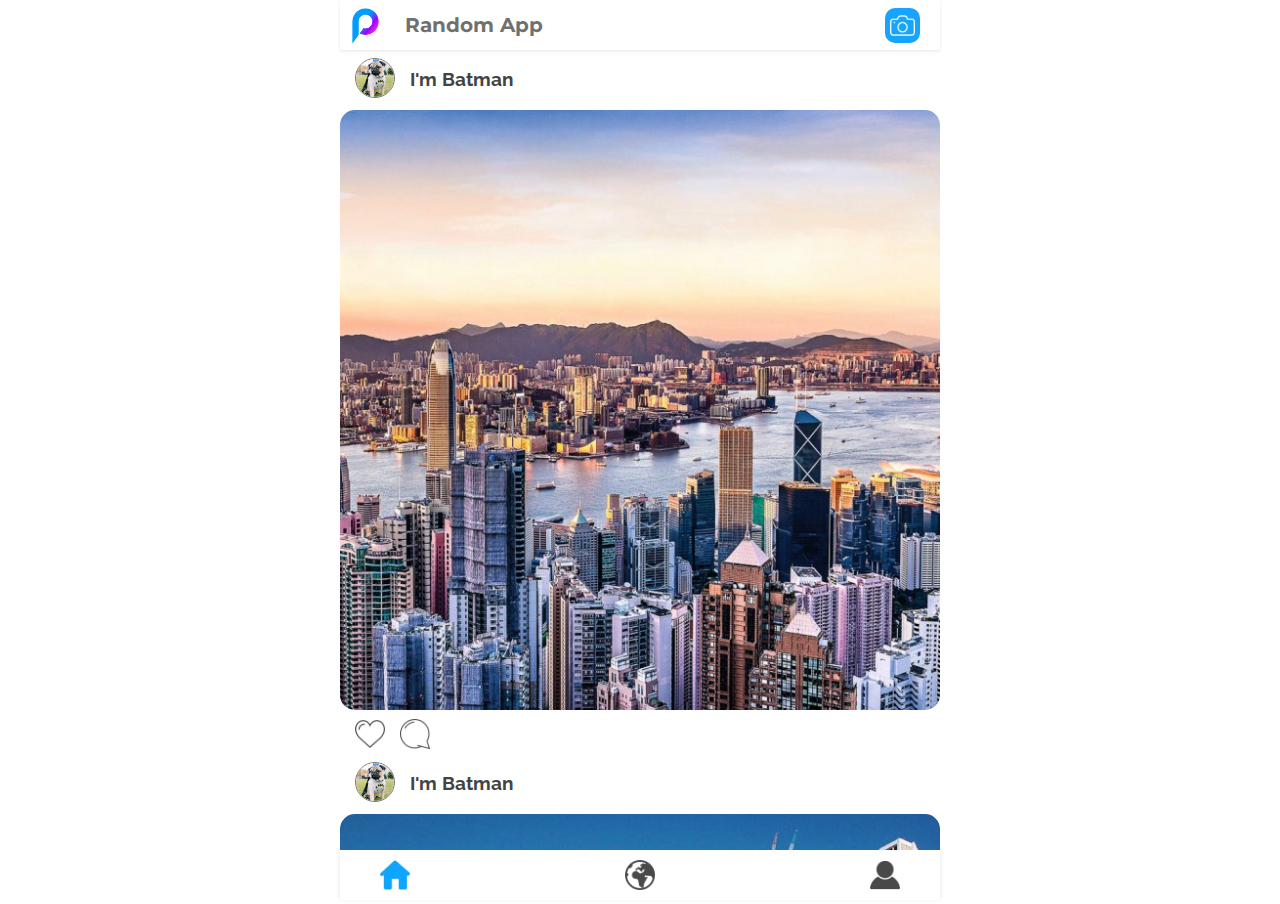
<file: index.html>
<!DOCTYPE html>
<html>
  <head>
    <title>Random App</title>
    <link rel="stylesheet" href="css/normalize.css">
    <link rel="stylesheet" href="css/style.css">
    <link href="https://fonts.googleapis.com/css?family=Montserrat:200" rel="stylesheet">
    <link href="https://fonts.googleapis.com/css?family=Raleway:300" rel="stylesheet">
    <meta name="viewport" content="width=device-width">
  </head>
  <body>
    <div class="page">
      <header id="top" class="page-header">
        <img class="appLogo" src="img/applogo.png" alt="Application Logo">
        <h1 class="title">Random App</h1>
        <img class="camera" src="img/camera.png" alt="Camera">
      </header>

      <div class="wrapper page-content">
        <div class="post">
          <div class="post-header">
            <a href="#"><img class="profile-pic-s" src="img/profile-pic.jpg" alt="Profile Picture"></a>
            <h3 class="profile-name">I'm Batman</h3>
          </div>
          <div class="post-image">
            <img class="post-image" src="img/post/postimg1.jpg" alt="Post Image">
          </div>
          <div class="post-footer">
            <div><a href="#" class="like"><img class="post-icon" src="img/like.png" alt="Like Icon"></a></div>
            <div><a href="#"><img class="post-icon" src="img/comment.png" alt="Comment Icon"></a></div>

          </div>
        </div>
        <div class="post">
          <div class="post-header">
            <a href="#"><img class="profile-pic-s" src="img/profile-pic.jpg" alt="Profile Picture"></a>
            <h3 class="profile-name">I'm Batman</h3>
          </div>
          <div class="post-image">
            <img class="post-image" src="img/post/postimg2.jpg" alt="Post Image">
          </div>
          <div class="post-footer">
            <div><a href="#"><img class="post-icon" src="img/like.png" alt="Like Icon"></a></div>
            <div><a href="#"><img class="post-icon" src="img/comment.png" alt="Comment Icon"></a></div>

          </div>
        </div>
        <div class="post">
          <div class="post-header">
            <a href="#"><img class="profile-pic-s" src="img/profile-pic.jpg" alt="Profile Picture"></a>
            <h3 class="profile-name">I'm Batman</h3>
          </div>
          <div class="post-image">
            <img class="post-image" src="img/post/postimg3.jpg" alt="Post Image">
          </div>
          <div class="post-footer">
            <div><a href="#"><img class="post-icon" src="img/like.png" alt="Like Icon"></a></div>
            <div><a href="#"><img class="post-icon" src="img/comment.png" alt="Comment Icon"></a></div>

          </div>
        </div>
      </div>

  		<footer class="page-footer">
        <ul class="footer-nav">
          <li><a href="index.html"><img class="nav-img" src="img/home-active.png" alt="Main"></a></li>
          <li><a href="pages/map.html"><img class="nav-img" src="img/map.png" alt="Google Map"></a></li>
          <li><a href="pages/profile.html"><img class="nav-img" src="img/avatar.png" alt="Profile"></a></li>
        </ul>
  		</footer>
    </div>
  </body>
</html>
</file>
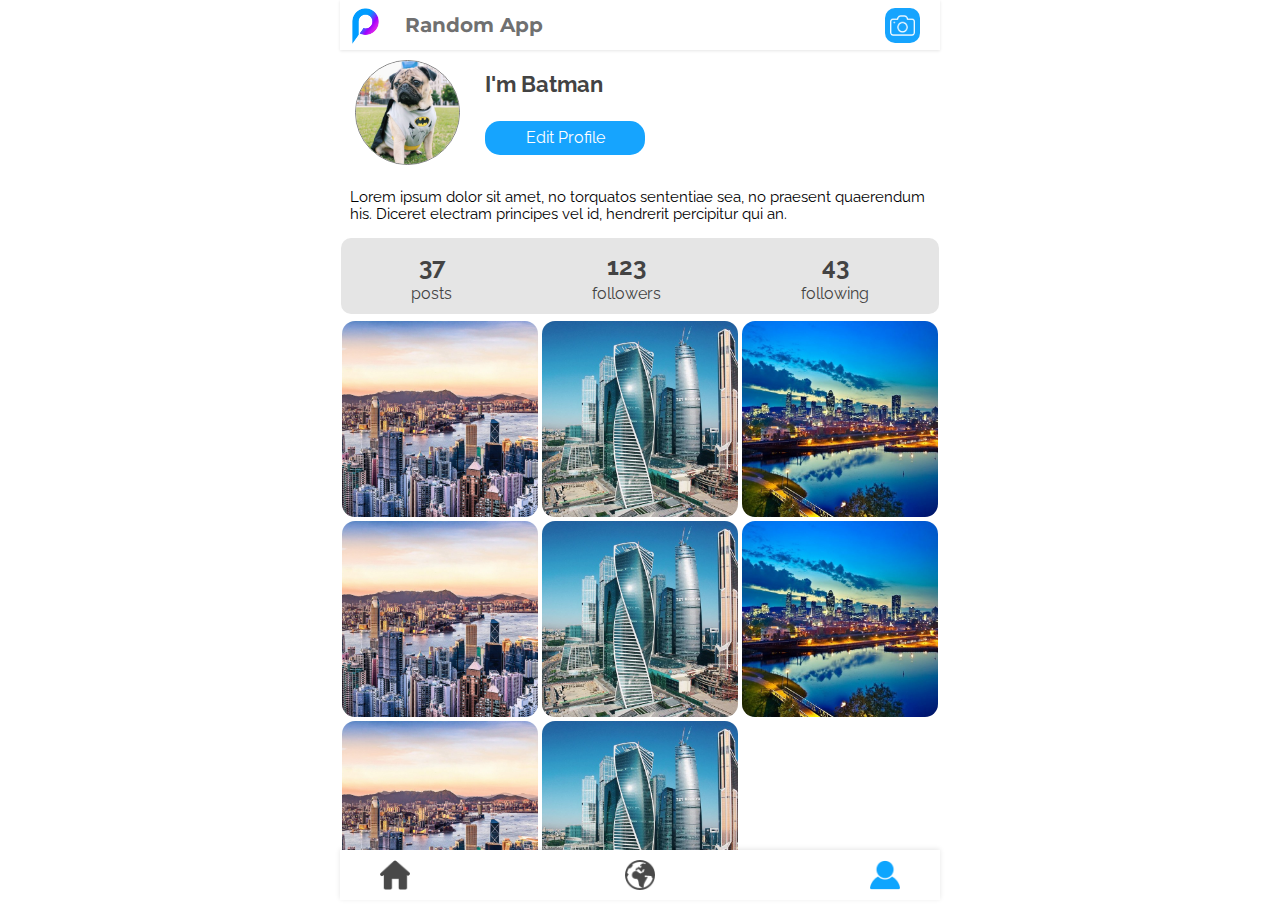
<file: pages/profile.html>
<!DOCTYPE html>
<html>
  <head>
    <title>Random App</title>
    <link rel="stylesheet" href="../css/normalize.css">
    <link rel="stylesheet" href="../css/style.css">
    <link href="https://fonts.googleapis.com/css?family=Montserrat:200" rel="stylesheet">
    <link href="https://fonts.googleapis.com/css?family=Raleway:300" rel="stylesheet">
    <meta name="viewport" content="width=device-width">
  </head>
  <body>
    <div class="page">
      <header id="top" class="page-header">
        <img class="appLogo" src="../img/applogo.png" alt="Application Logo">
        <h1 class="title">Random App</h1>
        <img class="camera" src="../img/camera.png" alt="Camera">
      </header>

      <div class="wrapper page-content">
        <div class="profile-info">
          <div class="profile-header">
            <a href="#"><img class="profile-pic" src="../img/profile-pic.jpg" alt="Profile Picture"></a>
            <section>
              <div>
                <h3 class="profile-nick">I'm Batman</h3>
              </div>
              <div class="edit-prof-div">
                <!-- <a class="edit-prof" href="#">Edit Profile</a> -->
                <button class="edit-prof" type="button">Edit Profile</button>
              </div>
            </section>
          </div>
          <div class="profile-discription">
            <p class="p-discription"> Lorem ipsum dolor sit amet, no torquatos sententiae sea, no praesent quaerendum his. Diceret electram principes vel id, hendrerit percipitur qui an. </p>
          </div>
          <div class="pff-data">
            <div>
              <h2 class="pff-num">37</h2>
              <span>posts</span>
            </div>
            <div>
              <h2 class="pff-num">123</h2>
              <span>followers</span>
            </div>
            <div>
              <h2 class="pff-num">43</h2>
              <span>following</span>
            </div>
          </div>
        </div>
        <div class="all-prof-photos">
          <img class="small-img" src="../img/post/postimg1.jpg" alt="Post Image">
          <img class="small-img" src="../img/post/postimg2.jpg" alt="Post Image">
          <img class="small-img" src="../img/post/postimg3.jpg" alt="Post Image">
          <img class="small-img" src="../img/post/postimg1.jpg" alt="Post Image">
          <img class="small-img" src="../img/post/postimg2.jpg" alt="Post Image">
          <img class="small-img" src="../img/post/postimg3.jpg" alt="Post Image">
          <img class="small-img" src="../img/post/postimg1.jpg" alt="Post Image">
          <img class="small-img last-item" src="../img/post/postimg2.jpg" alt="Post Image">
        </div>
      </div>

  		<footer class="page-footer">
        <ul class="footer-nav">
          <li><a href="../index.html"><img class="nav-img" src="../img/home.png" alt="Main"></a></li>
          <li><a href="map.html"><img class="nav-img" src="../img/map.png" alt="Google Map"></a></li>
          <li><a href="profile.html"><img class="nav-img" src="../img/avatar-active.png" alt="Profile"></a></li>
        </ul>
  		</footer>
    </div>
  </body>
</html>
</file>
<file: css/style.css>
* {
  box-sizing: border-box;
}

html,
body,
.page {
  height: 100%;
  margin: 0;
}

p,
h2,
h3,
h4,
span {
  font-family: 'Raleway', sans-serif;
}

body {
  overflow: hidden;
}

.post{
  display: flex;
  flex-direction: column;
}

.page {
  display: flex;
  flex-direction: column;
}
.page-header {
  flex: 0 0 auto;
}

.page-content {
  flex: 1 1 auto;
  position: relative;/* need this to position inner content */
  overflow-y: auto;
  text-align: center;
  justify-content: center;
}

header {
  display: flex;
  align-items: center;
  justify-content: flex-start;
  height: 50px;
  width: 100%;
    box-shadow: 0px 1px 3px 0px rgba(0, 0, 0, .1);
}

.appLogo {
  max-width: 50px;
  max-height: 50px;
}

.camera {
  max-width: 35px;
  margin-left: auto;
  margin-right: 20px;
  background-color: #16A4FE;
  padding: 5px;
  border-radius: 10px
}

img {
  max-width: 100%;
}

h1.title {
  margin: 0;
  padding: 0;
  font-size: 1.25em;
  font-family: 'Montserrat', sans-serif;
  color: #707070;
  padding-left: 15px;
}

.post-header {
  display: flex;
  align-items: center;
  flex-direction: row;
  height: 50px;
  padding: 15px;
  margin: 5px 0px;
}

.profile-name{
  padding-left: 15px;
  font-family: 'Raleway', sans-serif;
  color: #434343;
}

.profile-pic-s {
  width: 40px;
  height: 40px;
  object-fit: cover;
  max-height: auto;
  border: 1px solid #7A7A7A;
  border-radius: 50%;
}

img.post-image {
  max-width: 600px;
  width: 100%;
  height: auto;
  border-radius: 15px;
}

.post-icon {
  max-width: 30px;
  max-height: auto;
  margin-left: 15px;
}
.post-footer {
  display: flex;
  width: 100%;
  margin-top: 5px;
}

 .footer-nav {
  display: flex;
  flex-direction: row;
  justify-content: space-between;
}

ul {
  list-style-type: none;
  margin: 0;
  padding: 10px 40px;
}
img.nav-img {
  width: 30px;
  height: 30px;
}

.page-footer {
  flex: 0 0 auto;
  max-height: 50px;
  box-shadow: 0px -1px 5px 0px rgba(0, 0, 0, .1);
}


/* <--- PROFILE PAGE STYLE ---> */
.profile-header {
  display: flex;
  justify-content: flex-start;
}

.profile-pic {
  width: 105px;
  height: 105px;
  object-fit: cover;
  border-radius: 50%;
  border: 1px solid #7A7A7A;
  margin: 10px 10px 5px 15px;
}

section {
  padding-left: 15px;
}

.profile-discription {
  display: flex;
  flex-direction: column;
  text-align: left;
  padding: 0px 10px;
}

.p-discription {
  margin-top: 5;
}

p.p-discription {
  font-size: 0.92em;
}

.pff-data {
  display: flex;
  /* flex-direction: row; */
  justify-content: space-around;
  padding: 10px 0px;
  background-color: #E5E5E5;
  color: #434343;
  border-radius: 10px;
  margin: 0px 1px 5px 1px;
}

.all-prof-photos {
  display: flex;
  flex-wrap: wrap;
  justify-content: space-between;
}

.small-img {
  width: 33.333%;
  height: 33.333%;
  padding: 2px;
  border-radius: 15px;
}
.last-item{
  margin-right: auto;
}

a.edit-prof {
  color: black;
  padding: 10px 80px;
  border: 2px solid grey;
  border-radius: 30px;
  text-decoration: none;

}
a.edit-prof:hover {
  background-color: #D801D1;
}

a.edit-prof:active {
  background-color: #D801D1;
}

h2.pff-num {
  margin: 5px 0px;
  font-style: bold;
}

h3.profile-nick {
  text-align: left;
  font-size: 1.4em;
  font-family: 'Raleway', sans-serif;
  color: #434343;
}

.edit-prof {
  font-family: 'Raleway', sans-serif;
  color: white;
  background-color: #16A4FE;
  width: 160px;
  padding: 8px 5px;
  border: 0;
  border-radius: 15px;
  text-decoration: none;
}

.edit-prof-div {
  margin-right: 20px;
}

@media (min-width: 600px) {
    body {
        width: 600px;
        margin: auto;
    }
}
</file>
